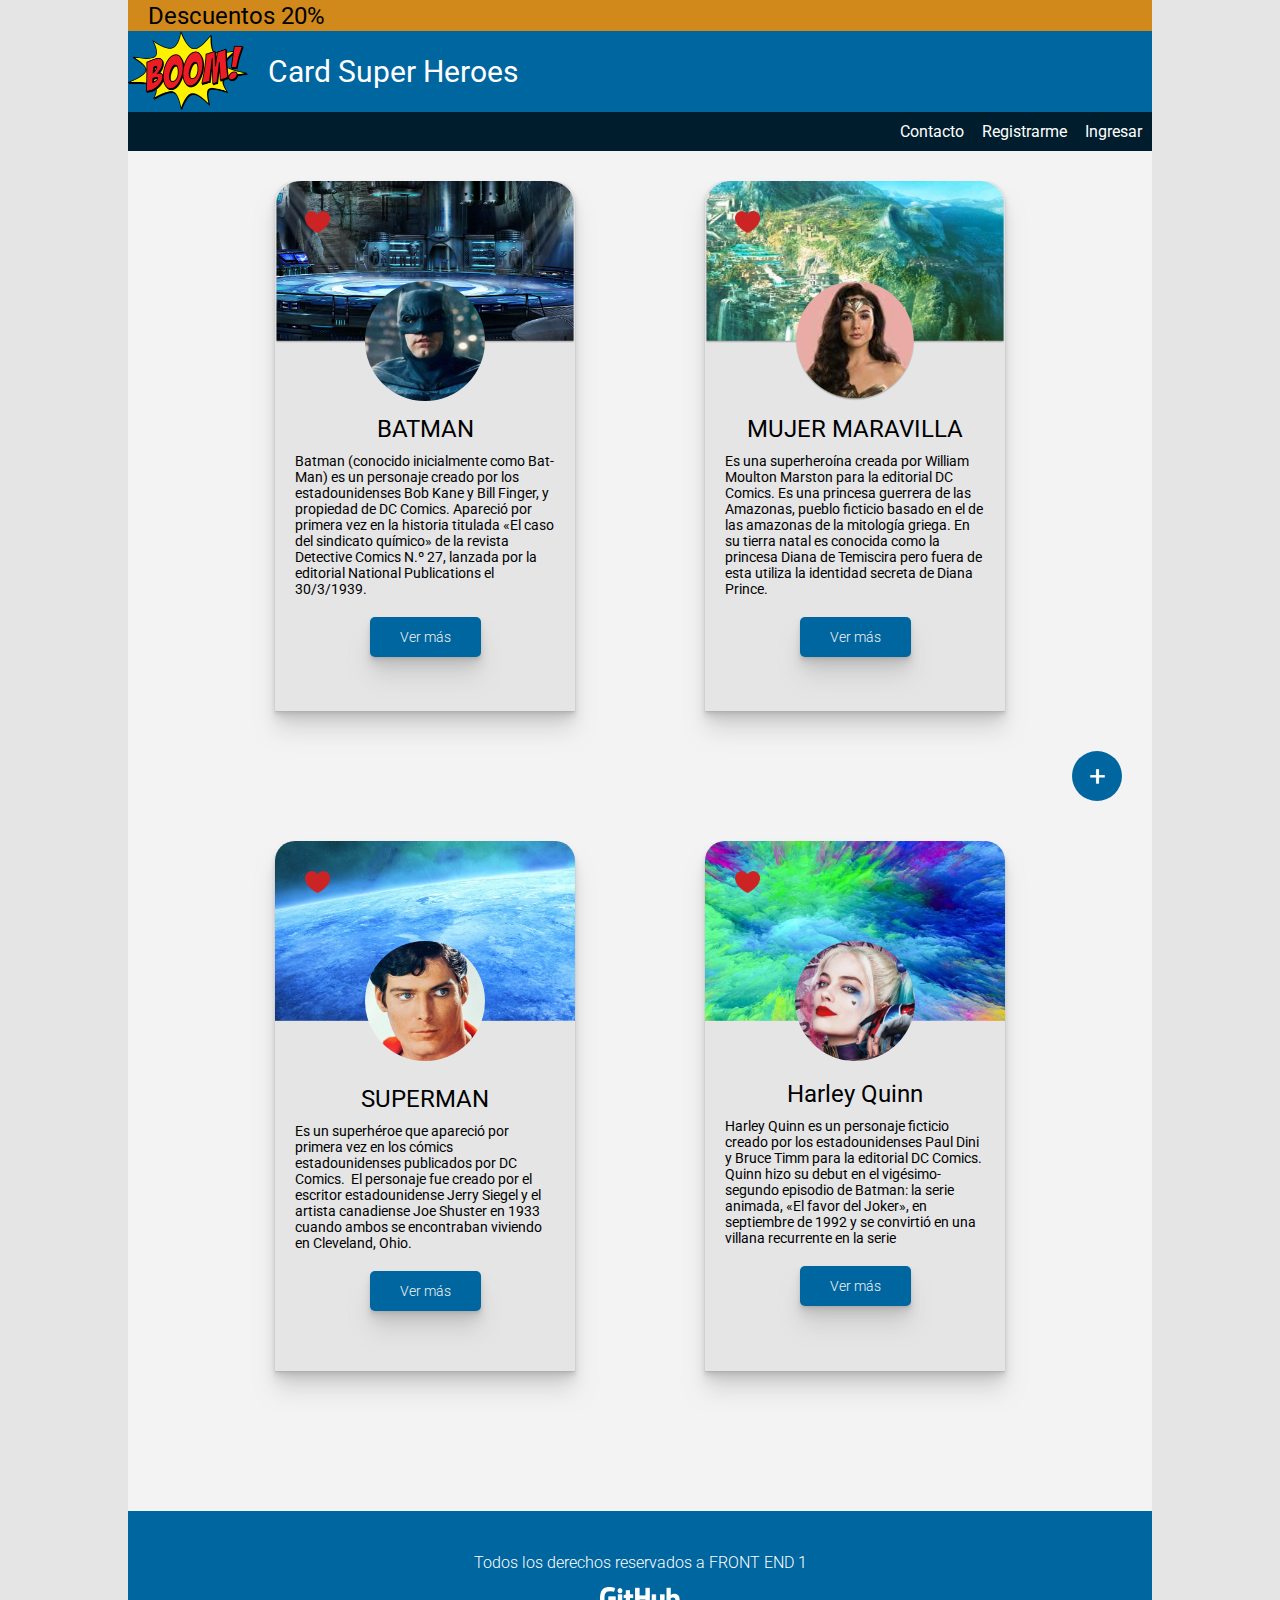
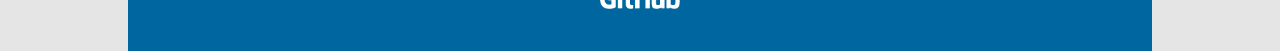
<file: index.html>
<!DOCTYPE html>
<html lang="en">
<head>
    <meta charset="UTF-8">
    <meta name="viewport" content="width=device-width, initial-scale=1.0">
    <link rel="stylesheet" href="./styles.css">
    <title>FrontEnd I - Clase 10 y 11</title>
</head>
<body>
        <main>
            <p class="disc">Descuentos 20%</p>
            <div class="logo">
                <img src="./assets/Logo.png" alt="logo">
                <h1 class="title">Card Super Heroes</h1>
            </div>
            <nav>
                <a href="">Contacto</a>
                <a href="">Registrarme</a>
                <a href="">Ingresar</a>
            </nav>
            <section class="cards">
                <a class="add" href="./form.html">
                    <img src="./assets/+.png" alt="add">
                </a>
                <div class="card">
                    <section class="images">
                        <div class="like">
                            <img src="./assets/Heart.png" alt="like">
                        </div>
                        <div class="fondo1">
                            <img src="./assets/Mask Group.png" alt="fondo1">
                        </div>
                        <div class="photo">
                            <img src="./assets/Batman.png" alt="batman">
                        </div>
                    </section>
                    <div class="content">
                        <h2>BATMAN</h2>
                        <p>Batman (conocido inicialmente como Bat-Man) es un personaje creado por los estadounidenses Bob Kane y Bill Finger, y propiedad de DC Comics. Apareció por primera vez en la historia titulada «El caso del sindicato químico» de la revista Detective Comics N.º 27, lanzada por la editorial National Publications el 30/3/1939.</p>
                        <a href="/">Ver más</a>
                    </div>
                </div>
                <div class="card">
                    <section class="images">
                        <div class="like">
                            <img src="./assets/Heart.png" alt="like">
                        </div>
                        <div class="fondo1">
                            <img src="./assets/Mask Group-1.png" alt="fondo1">
                        </div>
                        <div class="photo">
                            <img src="./assets/Maravilla.png" alt="maravilla">
                        </div>
                    </section>
                    <div class="content">
                        <h2>MUJER MARAVILLA</h2>
                        <p>Es una superheroína creada por William Moulton Marston para la editorial DC Comics. Es una princesa guerrera de las Amazonas, pueblo ficticio basado en el de las amazonas de la mitología griega. En su tierra natal es conocida como la princesa Diana de Temiscira pero fuera de esta utiliza la identidad secreta de Diana Prince.</p>
                        <a href="/">Ver más</a>
                    </div>
                </div>
                <div class="card">
                    <section class="images">
                        <div class="like">
                            <img src="./assets/Heart.png" alt="like">
                        </div>
                        <div class="fondo1">
                            <img src="./assets/Mask Group 2.png" alt="fondo1">
                        </div>
                        <div class="photo">
                            <img src="./assets/Superman.png" alt="superman">
                        </div>
                    </section>
                    <div class="content c-superman">
                        <h2>SUPERMAN</h2>
                        <p>Es un superhéroe que apareció por primera vez en los cómics estadounidenses publicados por DC Comics. ​ El personaje fue creado por el escritor estadounidense Jerry Siegel y el artista canadiense Joe Shuster en 1933 cuando ambos se encontraban viviendo en Cleveland, Ohio.</p>
                        <a href="/">Ver más</a>
                    </div>
                </div>
                <div class="card">
                    <section class="images">
                        <div class="like">
                            <img src="./assets/Heart.png" alt="like">
                        </div>
                        <div class="fondo1">
                            <img src="./assets/Mask Group 3.png" alt="fondo1">
                        </div>
                        <div class="photo">
                            <img src="./assets/Harley.png" alt="harley">
                        </div>
                    </section>
                    <div class="content c-harley">
                        <h2>Harley Quinn</h2>
                        <p>Harley Quinn es un personaje ficticio creado por los estadounidenses Paul Dini y Bruce Timm para la editorial DC Comics. Quinn hizo su debut en el vigésimo-segundo episodio de Batman: la serie animada, «El favor del Joker», en septiembre de 1992 y se convirtió en una villana recurrente en la serie</p>
                        <a href="/">Ver más</a>
                    </div>
                </div>
            </section>
            <footer>
                <p>Todos los derechos reservados a FRONT END 1</p>
                <img src="./assets/Vector.png" alt="f-logo">
            </footer>
        </main>
</body>
</html>
</file>
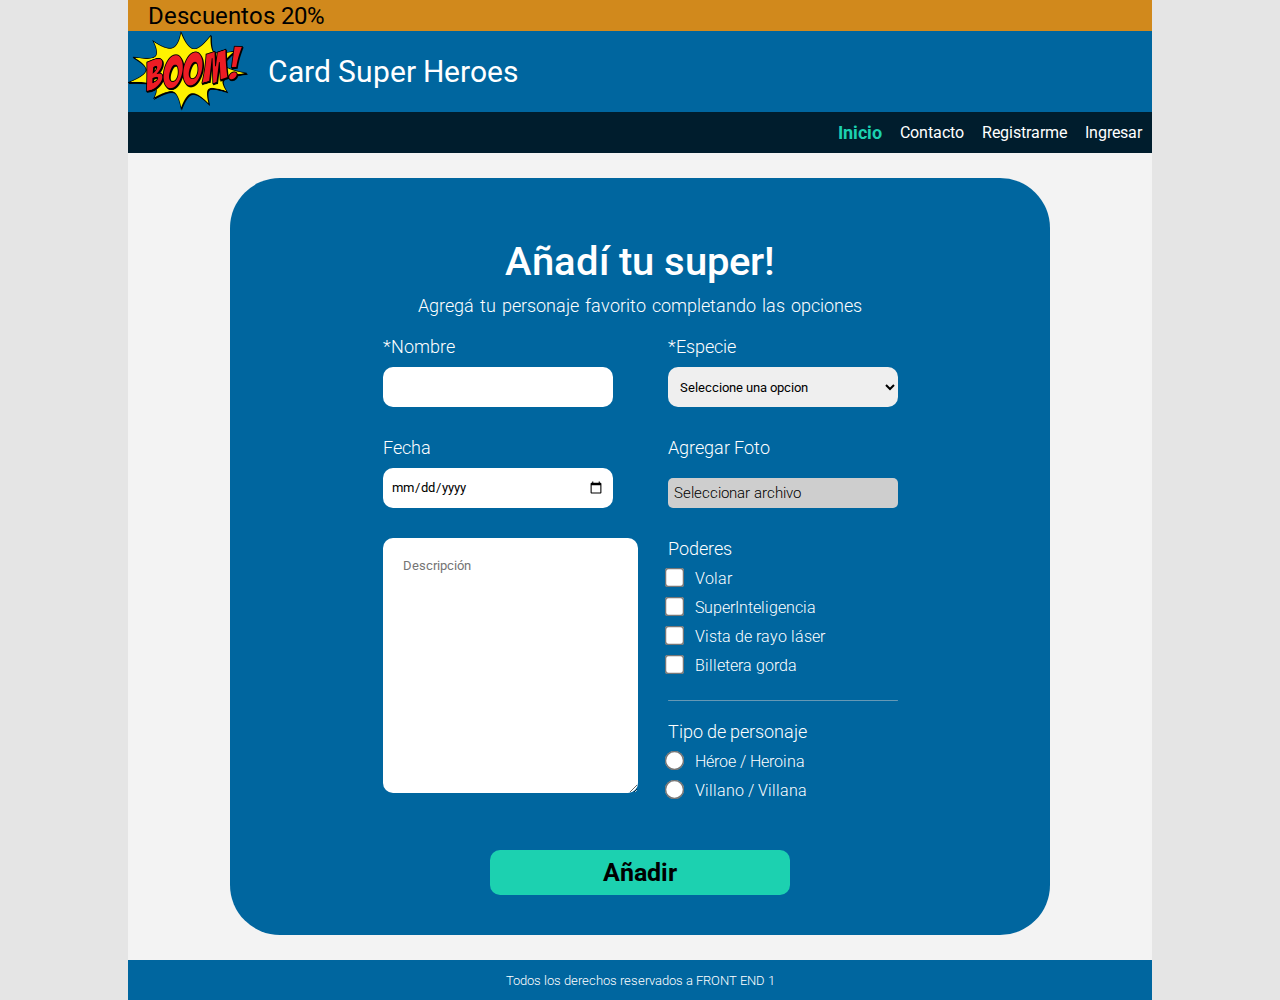
<file: form.html>
<!DOCTYPE html>
<html lang="en">
<head>
  <meta charset="UTF-8" />
  <meta name="viewport" content="width=device-width, initial-scale=1.0" />
  <link rel="stylesheet" href="./form.css" />
  <title>Add Superheroe</title>
</head>
<body>
  <main>
      <p class="disc">Descuentos 20%</p>
      <div class="logo">
      <img src="./assets/Logo.png" alt="logo" />
      <h1 class="title">Card Super Heroes</h1>
    </div>
    <nav>
      <a href="./index.html" class="back-button">Inicio</a>
      <a href="">Contacto</a>
      <a href="">Registrarme</a>
      <a href="">Ingresar</a>
    </nav>
    <form action="" method="GET">
      <div class="form-title">
        <h1>Añadí tu super!</h1>
        <p>Agregá tu personaje favorito completando las opciones</p>
      </div>
    <section class="form-info">
      <div class="info-left">
        <label for="name" class="l-data">
        *Nombre
          <input type="text" id="name" name="name" />
        </label>
        <label for="date" class="l-data">
        Fecha
          <input type="date" id="date" name="date" />
        </label>
      <textarea
        name="description"
        id="description"
        cols="30"
        rows="17"
        placeholder="Descripción"
      ></textarea>
      </div>
      <div class="info-right">
        <label for="specie" class="l-data spacing">
        *Especie
          <select name="specie" id="specie">
            <option value="Selection" selected>Seleccione una opcion</option>
            <option value="Unknown">Unknown</option>
            <option value="Rare">Rare</option>
            <option value="Special">Special</option>
            <option value="Mystic">Mystic</option>
          </select>
        </label>
        <div>
          <p class="p-text">Agregar Foto</p>
          <label for="file-upload" class="l-data custom-file-upload spacing">
          Seleccionar archivo
          </label>
          <input id="file-upload" type="file" />
        </div>
        <p class="p-text t-poderes">Poderes</p>
        <label for="volar" class="poderes">
          <input type="checkbox" value="volar" id="volar" name="volar">
          <span>Volar</span>
        </label>
        <label for="inteligencia" class="poderes">
          <input type="checkbox" value="inteligencia" id="inteligencia" name="inteligencia">
          <span>SuperInteligencia</span>
        </label>
        <label for="laser" class="poderes">
          <input type="checkbox" value="laser" id="inteligencia" name="laser">
          <span>Vista de rayo láser</span>
        </label>
        <label for="billetera" class="poderes">
          <input type="checkbox" value="billetera" id="billetera" name="inteligencia">
          <span>Billetera gorda</span>
        </label>
        <div class="line"></div>
        <p class="p-text t-poderes">Tipo de personaje</p>
        <label for="heroe" class="poderes">
          <input type="radio" name="heroe" id="heroe" value="heroe">
          <span>Héroe / Heroina</span>
        </label>
        <label for="villano" class="poderes">
          <input type="radio" name="heroe" id="villano" value="villano">
          <span>Villano / Villana</span>
        </label>
      </div>
    </section>
    <button>Añadir</button>
  </form>
  </main>
  <footer>
    <p>Todos los derechos reservados a FRONT END 1</p>
  </footer>
</body>
</html>
</file>
<file: styles.css>
@import url('https://fonts.googleapis.com/css2?family=Roboto:wght@300;400;500&display=swap');

* {
    margin: 0;
    padding: 0;
    box-sizing: border-box;
    font-family: 'Roboto', sans-serif;
}

:root {
    --shadow-color: 0deg 0% 63%;
    --shadow-elevation-low:
        0px 1px 1.1px hsl(var(--shadow-color) / 0.34),
        0px 1.7px 1.9px -1.2px hsl(var(--shadow-color) / 0.34),
        0.1px 4px 4.5px -2.5px hsl(var(--shadow-color) / 0.34);
    --shadow-elevation-medium:
        0px 1px 1.1px hsl(var(--shadow-color) / 0.36),
        0.1px 3.3px 3.7px -0.8px hsl(var(--shadow-color) / 0.36),
        0.1px 8.2px 9.2px -1.7px hsl(var(--shadow-color) / 0.36),
        0.3px 20px 22.5px -2.5px hsl(var(--shadow-color) / 0.36);
}

    body {
        display: grid;
        width: 100vw;
        height: 100vh;
        align-items: center;
        justify-content: center;
        background-color: #E5E5E5;
    }

    main {
        width: 500px;
        height: fit-content;
        background-color: #F3F3F3;
    }

    .disc {
        width: 100%;
        height: 31px;
        background-color: #D1891C;
        font-size: 24px;
        padding: 0 20px;
        display: flex;
        align-items: center;
    }

    .logo {
        display: flex;
        background-color: #00669F;
        width: 100%;
    }

    .logo img {
        width: 120px;
        height: 80px;
    }

    nav {
        width: 100%;
        padding: 10px;
        background-color: #001D2D;
        display: flex;
        align-items: center;
        justify-content: flex-end;
        gap: 18px;
    }

    nav a {
        color: #FFFFFF;
        text-decoration: none;
    }

    .title {
        width: 100%;
        height: 81px;
        background-color: #00669F;
        color: #FFFFFF;
        font-size: 30px;
        font-weight: 400;
        padding: 0 20px;
        display: flex;
        align-items: center;
    }

    .cards {
        position: relative;
        display: flex;
        flex-direction: column;
        align-items: center;
        justify-content: center;
        gap: 130px;
        padding: 30px 0 140px 0;
    }

    .add {
        display: flex;
        align-items: center;
        justify-content: center;
        background-color: #00669F;
        width: 50px;
        height: 50px;
        border-radius: 50%;
        position: absolute;
        top: 600px;
        right: 30px;
        cursor: pointer;
    }

    .add img {
        width: 15px;
        height: 15px;
    }

    .card {
        background-color: #E5E5E5;
        width: 300px;
        height: 530px;
        display: flex;
        flex-direction: column;
        align-items: center;
        border-radius: 20px 20px 0 0;
        overflow: hidden;
        box-shadow: var(--shadow-elevation-medium);
    }

    .images {
        display: flex;
        flex-direction: column;
        align-items: center;
        position: relative;
        margin-bottom: 50px;
    }

    .like img {
        position: absolute;
        top: 30px;
        left: 30px;
        width: 25px;
    }

    .fondo1 img {
        width: 300px;
        height: 180px;
    }

    .photo img{
        border-radius: 50%;
        position: absolute;
        top: 100px;
        left: 90px;
        width: 120px;
    }

    .content {
        padding: 0 20px;
        display: flex;
        flex-direction: column;
        align-items: center;
    }

    .content h2 {
        font-size: 24px;
        text-align: center;
        font-weight: 400;
    }

    .content p {
        margin-top: 10px;
        font-size: 14px;
        font-weight: 400;
    }

    .content a {
        margin-top: 20px;
        padding: 12px 30px;
        background-color: #00669F;
        border-radius: 5px;
        color: #F3F3F3;
        text-decoration: none;
        font-size: 14px;
        font-weight: 300;
        box-shadow: var(--shadow-elevation-medium);
        cursor: pointer;
    }

    .c-superman {
        margin-top: 10px;
    }

    .c-harley {
        margin-top: 5px;
    }

    footer {
        width: 100%;
        height: 140px;
        background-color: #00669F;
        display: flex;
        flex-direction: column;
        align-items: center;
        justify-content: center;
        gap: 15px;
    }

    footer p {
        font-size: 16px;
        color: #FFFFFF;
        font-weight: 300;
    }

    footer img {
        width: 80px;
    }

    @media screen and (min-width: 600px) {
        main {
            width: 80vw;
        }

        .cards {
            flex-direction: row;
            flex-wrap: wrap;
        }
    }
</file>
<file: form.css>
@import url('https://fonts.googleapis.com/css2?family=Roboto:wght@300;400;500&display=swap');

* {
    margin: 0;
    padding: 0;
    box-sizing: border-box;
    font-family: 'Roboto', sans-serif;
}

:root {
    --shadow-color: 0deg 0% 63%;
    --shadow-elevation-low:
        0px 1px 1.1px hsl(var(--shadow-color) / 0.34),
        0px 1.7px 1.9px -1.2px hsl(var(--shadow-color) / 0.34),
        0.1px 4px 4.5px -2.5px hsl(var(--shadow-color) / 0.34);
    --shadow-elevation-medium:
        0px 1px 1.1px hsl(var(--shadow-color) / 0.36),
        0.1px 3.3px 3.7px -0.8px hsl(var(--shadow-color) / 0.36),
        0.1px 8.2px 9.2px -1.7px hsl(var(--shadow-color) / 0.36),
        0.3px 20px 22.5px -2.5px hsl(var(--shadow-color) / 0.36);
}

    body {
        display: grid;
        width: 100vw;
        height: 100vh;
        align-items: center;
        justify-content: center;
        background-color: #E5E5E5;
    }

    main {
        width: 500px;
        height: fit-content;
        background-color: #F3F3F3;
        display: flex;
        flex-direction: column;
        align-items: center;
        justify-content: center;
    }

    
    .disc {
        width: 100%;
        height: 31px;
        background-color: #D1891C;
        font-size: 24px;
        padding: 0 20px;
        display: flex;
        align-items: center;
    }

    .logo {
        display: flex;
        background-color: #00669F;
        width: 100%;
    }

    .logo img {
        width: 120px;
        height: 80px;
    }

    nav {
        width: 100%;
        padding: 10px;
        background-color: #001D2D;
        display: flex;
        align-items: center;
        justify-content: flex-end;
        gap: 18px;
    }

    nav a {
        color: #FFFFFF;
        text-decoration: none;
    }

    .title {
        width: 100%;
        height: 81px;
        background-color: #00669F;
        color: #FFFFFF;
        font-size: 30px;
        font-weight: 400;
        padding: 0 20px;
        display: flex;
        align-items: center;
    }

    .back-button {
      color: #1CD1B0;
      font-size: 18px;
      font-weight: bold;
    }

    form {
        width: 80%;
        height: fit-content;
        background-color: #00669F;
        margin: 25px 0;
        max-width: 1200px;
        border-radius: 50px;
        display: flex;
        flex-direction: column;
        align-items: center;
        padding: 40px 0;
    }

    .form-title {
        text-align: center;
        color: #FFFFFF;
        padding: 20px 0;
    }

    .form-title h1 {
        font-size: 40px;
        font-weight: 500;
    }

    .form-title p {
        margin-top: 10px;
        font-size: 18px;
        font-weight: 300;
        word-spacing: 2px;
    }

    .form-info {
        display: flex;
        justify-content: center;
        gap: 30px;
    }

    .info-left {
        display: flex;
        flex-direction: column;
        gap: 30px;
        justify-content: flex-start;
    }

    .l-data {
        display: flex;
        flex-direction: column;
        gap: 10px;
        color: #FFFFFF;
        font-size: 18px;
        font-weight: 300;
    }

    .l-data input {
        height: 40px;
        width: 230px;
        padding: 8px;
        border-radius: 10px;
        border: none;
    }

    .l-data select {
        height: 40px;
        width: 230px;
        padding: 8px;
        border-radius: 10px;
        border: none;
    }

    textarea {
        border-radius: 10px;
        border: none;
    }

    textarea::placeholder {
        padding: 20px;
    }

    .info-right {
        display: flex;
        flex-direction: column;
        justify-content: flex-start;
    }

    .spacing {
      margin-bottom: 30px;
    }

    .p-text {
        color: #FFFFFF;
        font-size: 18px;
        font-weight: 300;
    }

    input[type="file"]{
        display: none;
    }

    .custom-file-upload {
        padding: 6px;
        background-color: #CECECE;
        margin-top: 20px;
        border-radius: 5px;
        color: black;
        font-size: 15px;
        cursor: pointer;
    }

    .t-poderes {
      margin-bottom: 10px;
    }

    .poderes {
      margin-bottom: 10px;
      color: #FFFFFF;
      font-weight: 300;
    }

    input[type=checkbox] {
      transform: scale(1.5);
      margin-right: 10px;
    }

    input[type=radio] {
      transform: scale(1.5);
      margin-right: 10px;
    }

    .line {
      height: 1px;
      background-color: #cecece7d;
      border-radius: 50px;
      width: 100%;
      margin: 15px 0 20px 0;
    }

    button {
      margin-top: 40px;
      width: 300px;
      height: 45px;
      border: none;
      border-radius: 10px;
      background-color: #1CD1B0;
      font-size: 25px;
      font-weight: bold;
      cursor: pointer;
    }

    footer {
      width: 100%;
      height: 30px;
      color: #FFFFFF;
      background-color: #00669F;
      padding: 20px 0;
      display: flex;
      align-items: center;
      justify-content: center;
      font-size: 13px;
      font-weight: 300;
    }


    @media screen and (min-width: 600px) {
        main {
            width: 80vw;
        }
    }
</file>
